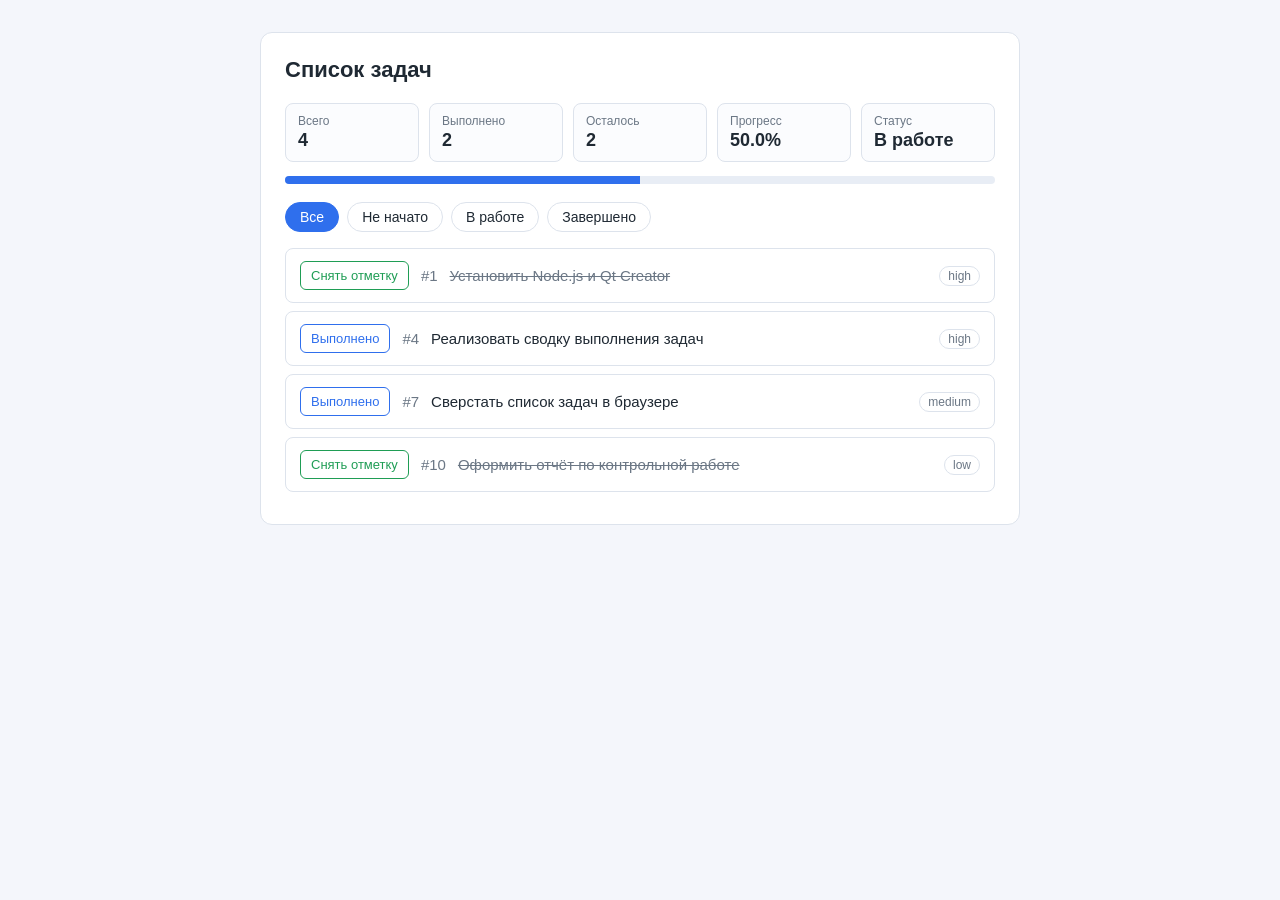
<file: practice-03/index.html>
<!DOCTYPE html>
<html lang="ru">
<head>
  <meta charset="utf-8">
  <meta name="viewport" content="width=device-width, initial-scale=1">
  <title>Список задач (ПР3)</title>
  <link rel="stylesheet" href="styles.css">
</head>
<body>
  <main class="app">
    <h1 class="app__title">Список задач</h1>

    <!-- Сводка выполнения задач (progress.js) -->
    <section class="summary" id="summary">
      <div class="summary__item"><span class="summary__label">Всего</span><span class="summary__value" id="stat-total">0</span></div>
      <div class="summary__item"><span class="summary__label">Выполнено</span><span class="summary__value" id="stat-completed">0</span></div>
      <div class="summary__item"><span class="summary__label">Осталось</span><span class="summary__value" id="stat-remaining">0</span></div>
      <div class="summary__item"><span class="summary__label">Прогресс</span><span class="summary__value" id="stat-percent">0.0%</span></div>
      <div class="summary__item"><span class="summary__label">Статус</span><span class="summary__value" id="stat-status">-</span></div>
    </section>

    <div class="progress" role="progressbar" aria-valuemin="0" aria-valuemax="100">
      <div class="progress__bar" id="progress-bar"></div>
    </div>

    <!-- Фильтры по статусу -->
    <nav class="filters" id="filters">
      <button type="button" class="filters__btn is-active" data-filter="all">Все</button>
      <button type="button" class="filters__btn" data-filter="notStarted">Не начато</button>
      <button type="button" class="filters__btn" data-filter="inProgress">В работе</button>
      <button type="button" class="filters__btn" data-filter="done">Завершено</button>
    </nav>

    <!-- Список задач -->
    <ul class="tasklist" id="tasklist"></ul>

    <p class="message" id="message" hidden></p>
  </main>

  <script src="../practice-01/progress.js"></script>
  <script src="../practice-02/tasks.js"></script>
  <script src="app.js"></script>
</body>
</html>
</file>
<file: practice-03/styles.css>
:root {
  --bg: #f4f6fb;
  --card: #ffffff;
  --ink: #1f2933;
  --muted: #6b7785;
  --accent: #2f6fed;
  --done: #1f9d55;
  --border: #dde3ec;
}

* { box-sizing: border-box; }

body {
  margin: 0;
  padding: 32px 16px;
  background: var(--bg);
  color: var(--ink);
  font-family: "Segoe UI", Roboto, Arial, sans-serif;
  font-size: 15px;
}

.app {
  max-width: 760px;
  margin: 0 auto;
  background: var(--card);
  border: 1px solid var(--border);
  border-radius: 12px;
  padding: 24px;
}

.app__title { margin: 0 0 20px; font-size: 22px; }

.summary {
  display: flex;
  flex-wrap: wrap;
  gap: 10px;
  margin-bottom: 14px;
}

.summary__item {
  flex: 1 1 110px;
  border: 1px solid var(--border);
  border-radius: 8px;
  padding: 10px 12px;
  background: #fbfcfe;
}

.summary__label { display: block; color: var(--muted); font-size: 12px; }
.summary__value { display: block; font-size: 18px; font-weight: 600; margin-top: 2px; }

.progress {
  height: 8px;
  background: #e8edf5;
  border-radius: 99px;
  overflow: hidden;
  margin-bottom: 18px;
}

.progress__bar {
  height: 100%;
  width: 0;
  background: var(--accent);
  transition: width .2s ease;
}

.filters { display: flex; gap: 8px; margin-bottom: 16px; flex-wrap: wrap; }

.filters__btn {
  border: 1px solid var(--border);
  background: #fff;
  color: var(--ink);
  border-radius: 99px;
  padding: 6px 14px;
  font-size: 14px;
  cursor: pointer;
}

.filters__btn:hover { border-color: var(--accent); color: var(--accent); }

.filters__btn.is-active {
  background: var(--accent);
  border-color: var(--accent);
  color: #fff;
}

.tasklist { list-style: none; margin: 0; padding: 0; }

.task {
  display: flex;
  align-items: center;
  gap: 12px;
  border: 1px solid var(--border);
  border-radius: 8px;
  padding: 12px 14px;
  margin-bottom: 8px;
}

.task__toggle {
  min-width: 84px;
  border: 1px solid var(--accent);
  background: #fff;
  color: var(--accent);
  border-radius: 6px;
  padding: 6px 10px;
  font-size: 13px;
  cursor: pointer;
}

.task__toggle:hover { background: var(--accent); color: #fff; }

.task__id { color: var(--muted); font-variant-numeric: tabular-nums; }
.task__title { flex: 1; }
.task__title--done { color: var(--muted); text-decoration: line-through; }

.task__priority {
  font-size: 12px;
  color: var(--muted);
  border: 1px solid var(--border);
  border-radius: 99px;
  padding: 2px 8px;
}

.task--done .task__toggle { border-color: var(--done); color: var(--done); }
.task--done .task__toggle:hover { background: var(--done); color: #fff; }

.empty { color: var(--muted); padding: 16px 0; }

.message {
  margin: 14px 0 0;
  padding: 10px 12px;
  border-radius: 8px;
  background: #fdeceb;
  border: 1px solid #f3c2be;
  color: #a32b21;
}
</file>
